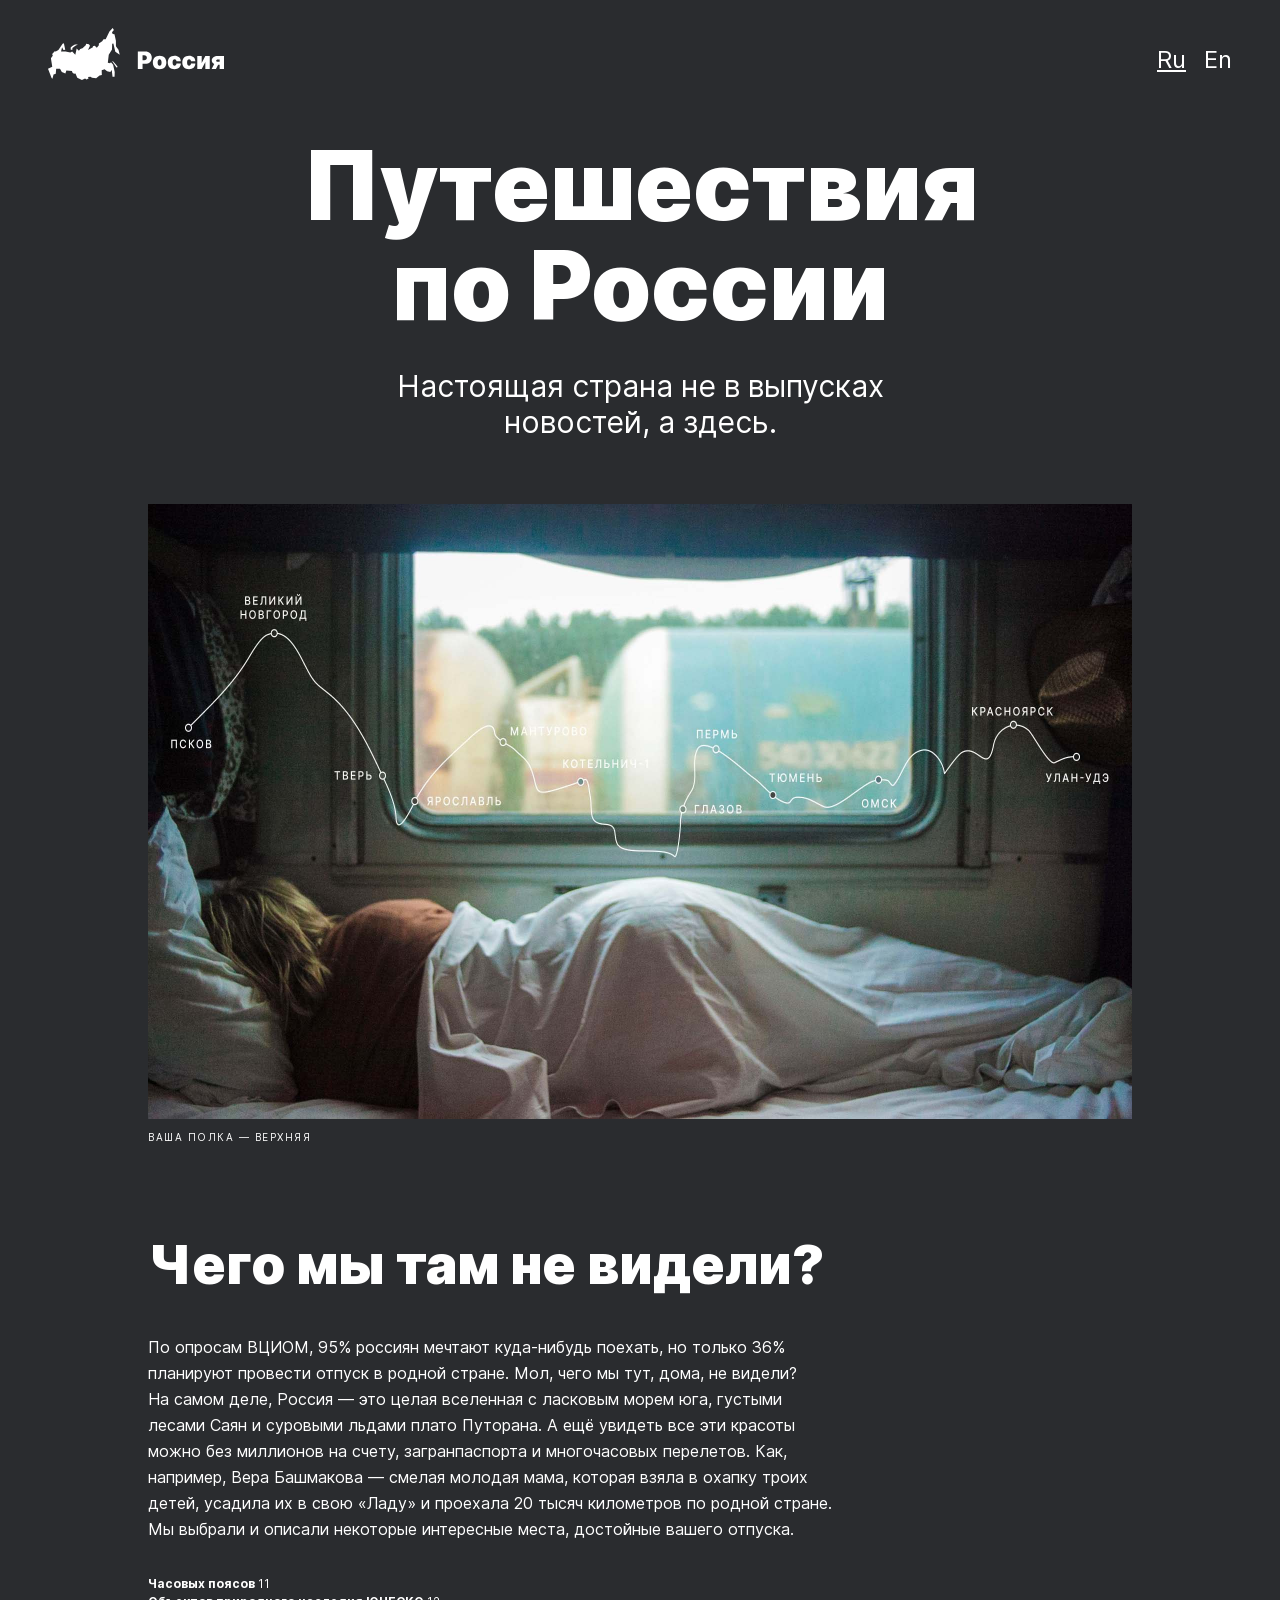
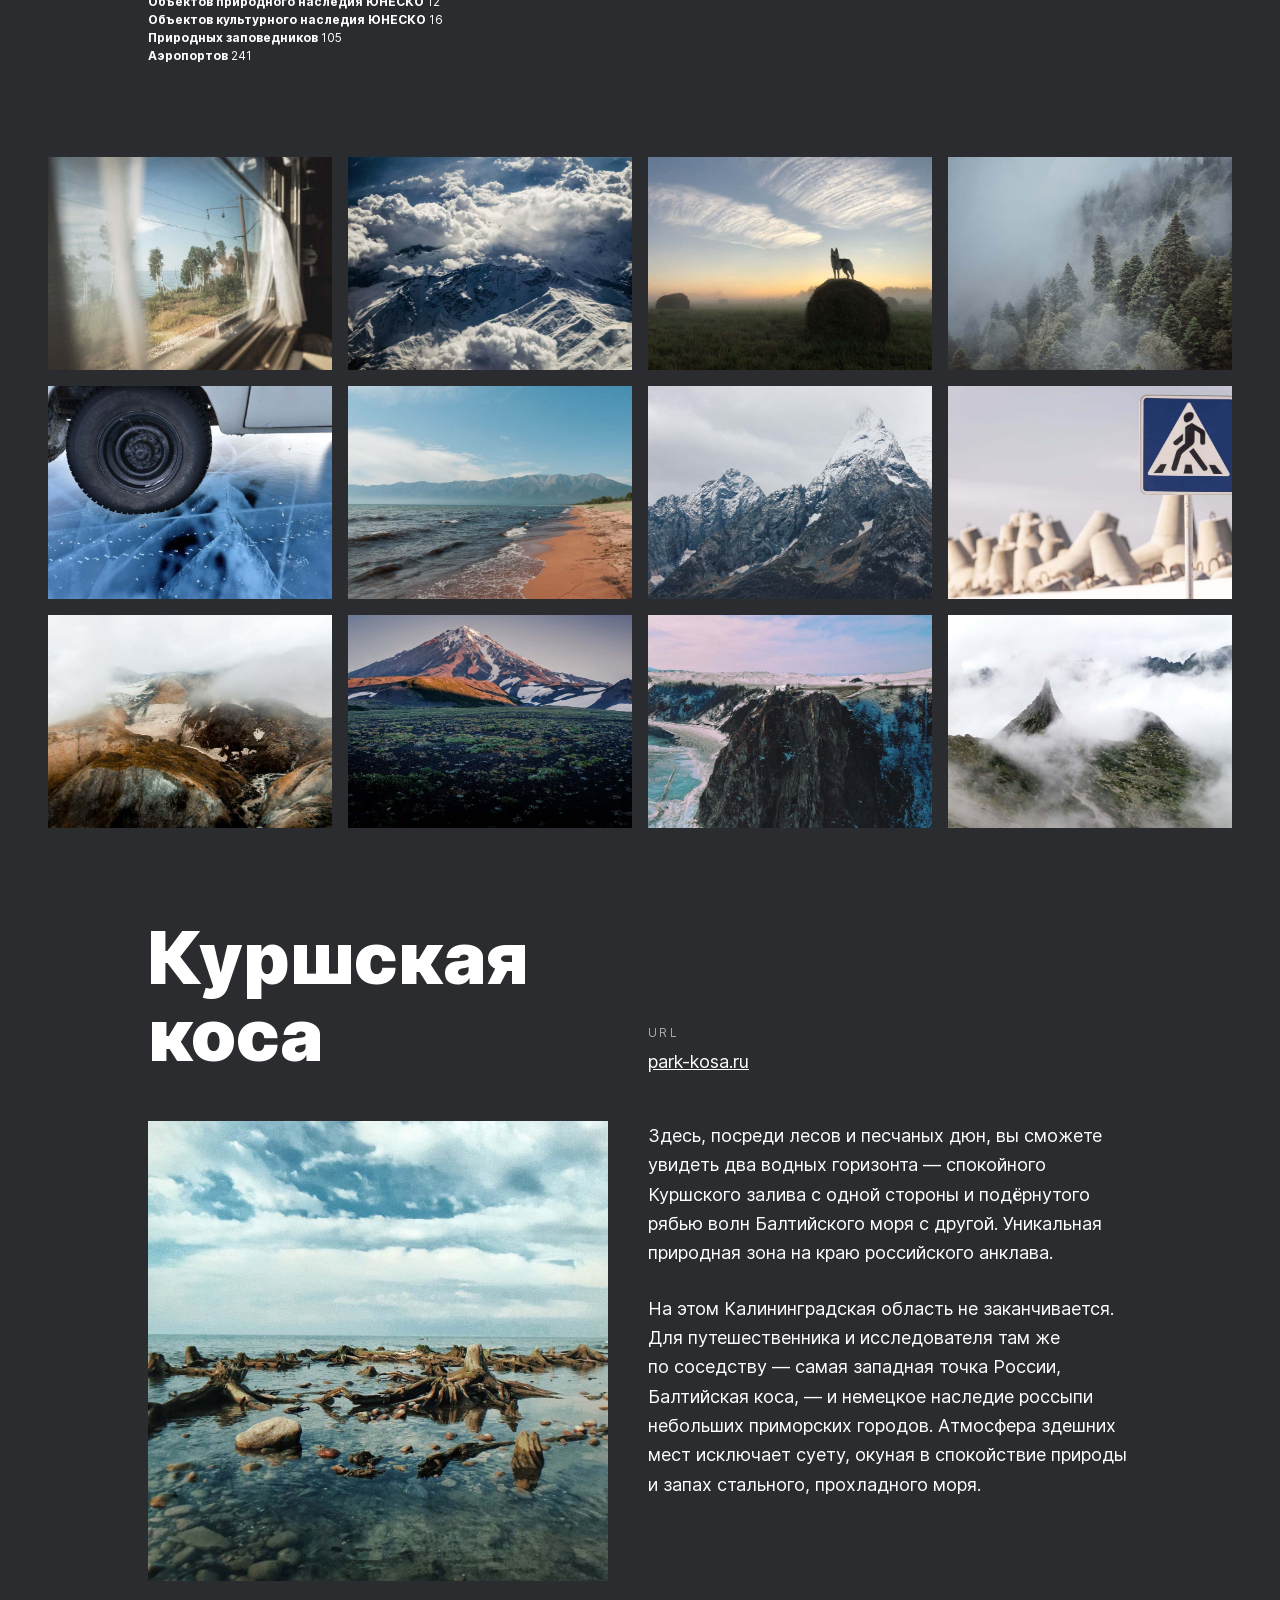
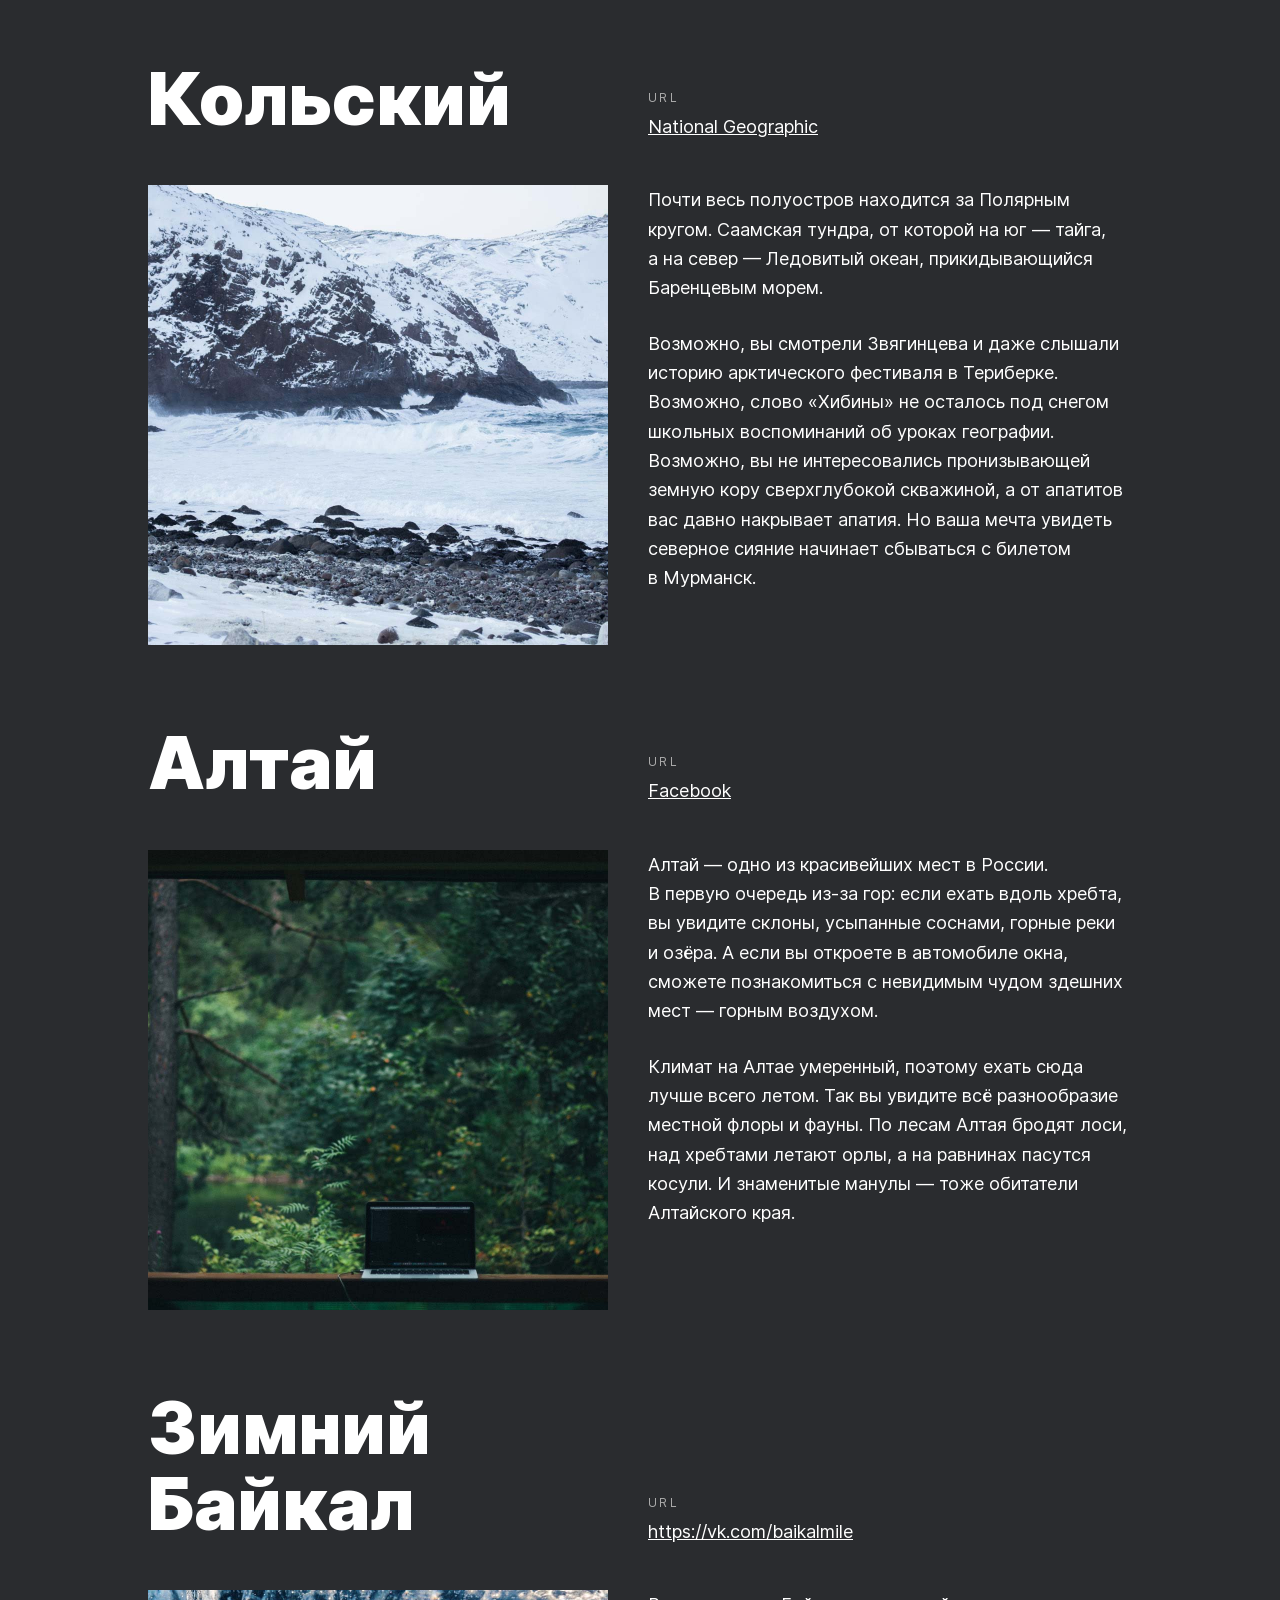
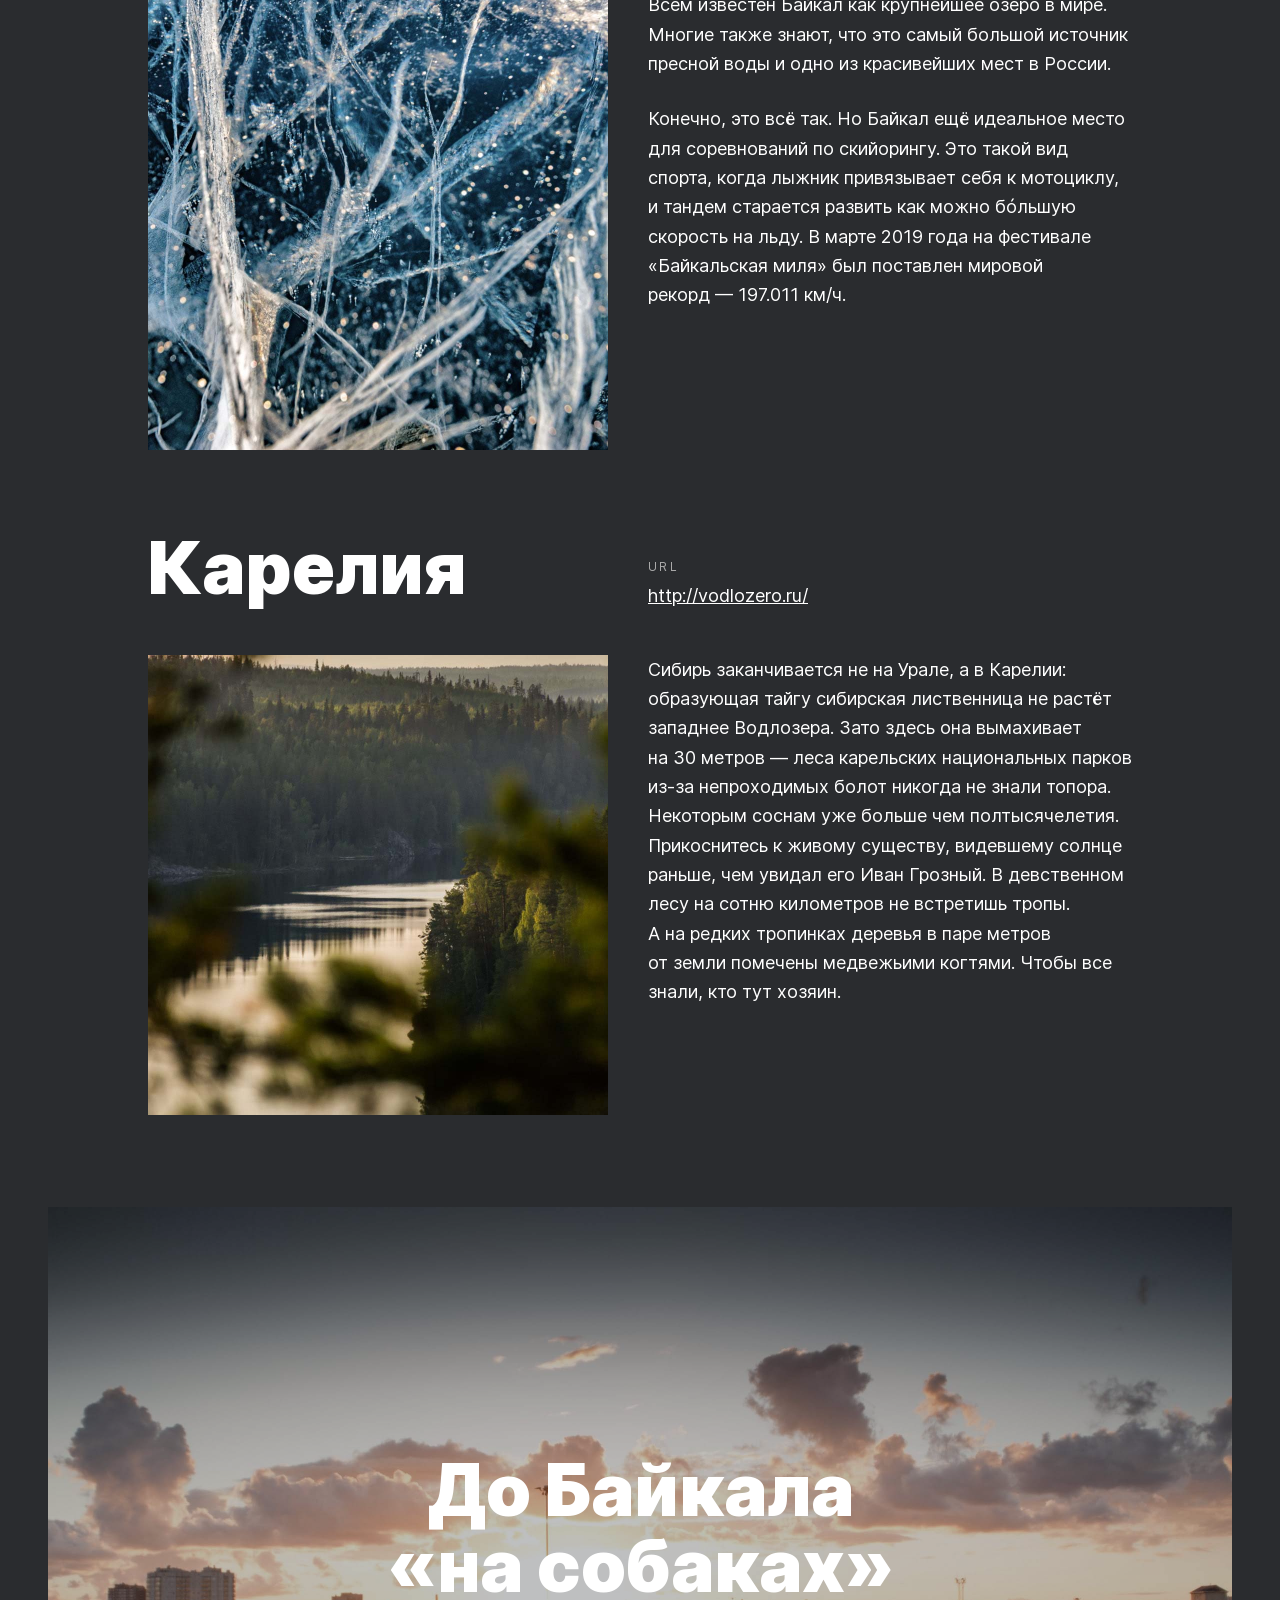
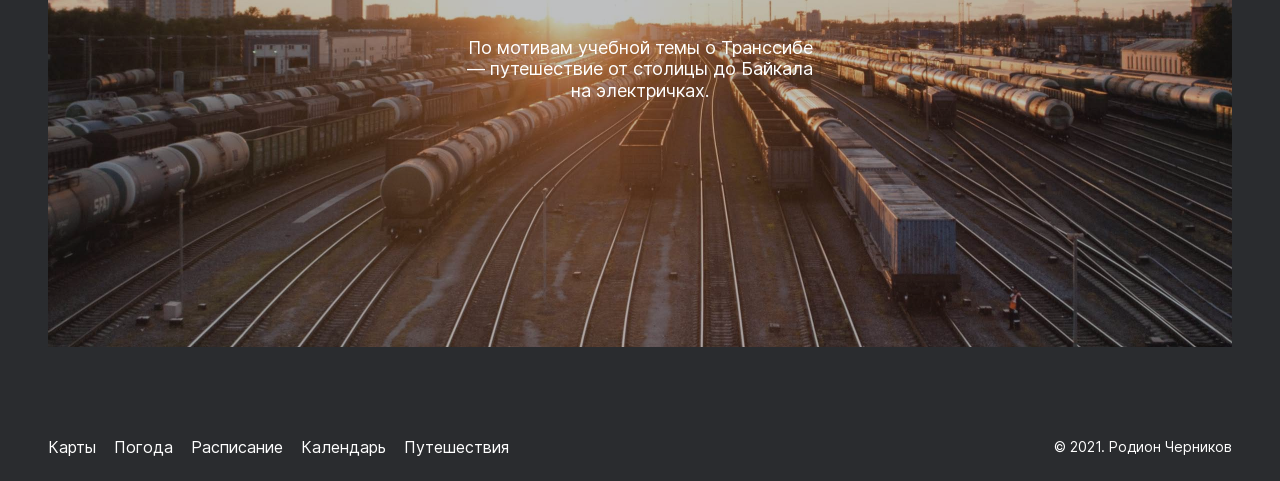
<file: index.html>
<!DOCTYPE html>
<html lang="ru">

<head>
  <meta charset="UTF-8">
  <meta name="viewport" content="width=device-width, initial-scale=1.0">
  <meta name="description" content="Настоящая страна не в выпусках новостей, а здесь.">
  <meta name="author" content="Родион Черников">
  <title>Путешествия по России</title>
  <link rel="icon" href="./images/favicon.png" type="image/png">
  <link href="./pages/index.css" rel="stylesheet">
</head>

<body class="page">
  <!--Шапка сайта-->
  <header class="header page__section page__section_place_header">
    <div class="header__logo"></div>
    <ul class="header__lang-list page__list">
      <li class="header__lang-item"><a href="#" class="header__lang-link header__lang-link_active page-link">Ru</a>
      </li>
      <li class="header__lang-item"><a href="#" class="header__lang-link page-link">En</a></li>
    </ul>
  </header>
  <!--Основное содержимое страницы-->
  <main class="content">
    <!--Секция Lead-->
    <section class="lead page__section page__section_place_lead">
      <h1 class="lead__title page-text">Путешествия по&nbsp;России</h1>
      <p class="lead__subtitle page-text">Настоящая страна не в выпусках новостей,&nbsp;а&nbsp;здесь.</p>
      <figure class="page-text">
        <img src="./images/lead-polka.jpg" alt="Маршрут путешествия" class="lead__image">
        <figcaption class="lead__caption page-text">ваша полка — верхняя</figcaption>
      </figure>
    </section>
    <!--Секция Intro-->
    <section class="intro page__section" aria-label="Основная статья">
      <article class="intro__article">
        <h2 class="intro__title page-text">Чего мы там не&nbsp;видели?</h2>
        <p class="intro__text page-text">По&nbsp;опросам ВЦИОМ, 95% россиян мечтают куда-нибудь поехать,
          но&nbsp;только&nbsp;36% планируют провести отпуск в&nbsp;родной стране. Мол, чего мы&nbsp;тут, дома,
          не&nbsp;видели? На&nbsp;самом деле, Россия&nbsp;&mdash; это целая вселенная с&nbsp;ласковым морем юга,
          густыми
          лесами Саян и&nbsp;суровыми льдами плато Путорана. А&nbsp;ещё увидеть все эти красоты можно без миллионов
          на&nbsp;счету, загранпаспорта и&nbsp;многочасовых перелетов. Как, например, Вера Башмакова&nbsp;&mdash;
          смелая
          молодая мама, которая взяла в&nbsp;охапку троих детей, усадила их&nbsp;в&nbsp;свою &laquo;Ладу&raquo;
          и&nbsp;проехала 20&nbsp;тысяч километров по&nbsp;родной стране. Мы&nbsp;выбрали и&nbsp;описали некоторые
          интересные места, достойные вашего отпуска.
        </p>
        <ul class="intro__list page__list">
          <li class="intro__item">Часовых поясов <span class="intro__number">11</span></li>
          <li class="intro__item">Объектов природного наследия ЮНЕСКО <span class="intro__number">12</span></li>
          <li class="intro__item">Объектов культурного наследия ЮНЕСКО <span class="intro__number">16</span></li>
          <li class="intro__item">Природных заповедников <span class="intro__number">105</span></li>
          <li class="intro__item">Аэропортов <span class="intro__number">241</span></li>
        </ul>
      </article>
    </section>
    <!--Секция Photo-grid-->
    <section class="photo-grid page__section" aria-label="Фотогалерея">
      <ul class="photo-grid__list page__list">
        <li class="photo-grid__item"><img src="./images/photo-grid-train.jpg" alt="Поезд" class="photo-grid__image">
        </li>
        <li class="photo-grid__item"><img src="./images/photo-grid-atharva-tulsi.jpg" alt="Атарва Тулси"
            class="photo-grid__image"></li>
        <li class="photo-grid__item"><img src="./images/photo-grid-tuman.jpg" alt="Туман" class="photo-grid__image">
        </li>
        <li class="photo-grid__item"><img src="./images/photo-grid-sochi.jpg" alt="Сочи" class="photo-grid__image">
        </li>
        <li class="photo-grid__item"><img src="./images/photo-grid-arisa.jpg" alt="Колесо" class="photo-grid__image">
        </li>
        <li class="photo-grid__item"><img src="./images/photo-grid-baikal.jpg" alt="Байкал" class="photo-grid__image">
        </li>
        <li class="photo-grid__item"><img src="./images/photo-grid-elbrus.jpg" alt="Эльбрус" class="photo-grid__image">
        </li>
        <li class="photo-grid__item"><img src="./images/photo-grid-kondratiev.jpg" alt="Дорожный знак"
            class="photo-grid__image"></li>
        <li class="photo-grid__item"><img src="./images/photo-grid-kamchatka-1.jpg" alt="Камчатка"
            class="photo-grid__image"></li>
        <li class="photo-grid__item"><img src="./images/photo-grid-kamchatka-2.jpg" alt="Гора"
            class="photo-grid__image"></li>
        <li class="photo-grid__item"><img src="./images/photo-grid-baikal-2.jpg" alt="Озеро" class="photo-grid__image">
        </li>
        <li class="photo-grid__item"><img src="./images/photo-grid-ergaki.jpg" alt="Ергаки" class="photo-grid__image">
        </li>
      </ul>
    </section>
    <!--Секция Places-->
    <section class="places page__section page__section_place_places">
      <ul class="places__list page__list">
        <li class="places__card">
          <h2 class="places__title page-text">Куршская коса</h2>
          <div class="places__website">
            <h3 class="places__url-heading page-text">url</h3>
            <a href="http://park-kosa.ru" target="blank"
              class="places__link page-link page-link_place_places">park-kosa.ru</a>
          </div>
          <img src="./images/place-kosa.jpg" alt="Куршская коса" class="places__image">
          <div class="places__text">
            <p class="places__paragraph page-text">Здесь, посреди лесов и&nbsp;песчаных дюн, вы&nbsp;сможете увидеть
              два водных горизонта&nbsp;&mdash; спокойного Куршского залива с&nbsp;одной стороны
              и&nbsp;подёрнутого рябью волн Балтийского моря
              с&nbsp;другой. Уникальная природная зона на&nbsp;краю российского анклава.</p>
            <p class="places__paragraph page-text">На&nbsp;этом Калининградская область не&nbsp;заканчивается. Для
              путешественника и&nbsp;исследователя там&nbsp;же по&nbsp;соседству&nbsp;&mdash; самая западная точка
              России, Балтийская коса,&nbsp;&mdash; и&nbsp;немецкое наследие россыпи небольших приморских городов.
              Атмосфера здешних мест исключает суету, окуная в&nbsp;спокойствие природы и&nbsp;запах стального,
              прохладного моря.</p>
          </div>
        </li>
        <li class="places__card">
          <h2 class="places__title page-text">Кольский</h2>
          <div class="places__website">
            <h3 class="places__url-heading page-text">url</h3>
            <a href="https://yourshot.nationalgeographic.com/photos/?keywords=kolskiy" target="blank"
              class="places__link page-link page-link_place_places">National Geographic</a>
          </div>
          <img src="./images/place-kolsky.jpg" alt="Кольский" class="places__image">
          <div class="places__text">
            <p class="places__paragraph page-text">Почти весь полуостров находится за&nbsp;Полярным кругом. Саамская
              тундра, от&nbsp;которой на&nbsp;юг&nbsp;&mdash;
              тайга, а&nbsp;на&nbsp;север&nbsp;&mdash; Ледовитый океан, прикидывающийся Баренцевым морем.</p>
            <p class="places__paragraph page-text">Возможно, вы&nbsp;смотрели Звягинцева и&nbsp;даже слышали историю
              арктического фестиваля в&nbsp;Териберке. Возможно, слово &laquo;Хибины&raquo; не&nbsp;осталось под
              снегом
              школьных воспоминаний об&nbsp;уроках географии. Возможно, вы&nbsp;не&nbsp;интересовались пронизывающей
              земную кору сверхглубокой скважиной, а&nbsp;от&nbsp;апатитов вас давно накрывает апатия. Но&nbsp;ваша
              мечта увидеть северное сияние начинает сбываться с&nbsp;билетом
              в&nbsp;Мурманск.</p>
          </div>
        </li>
        <li class="places__card">
          <h2 class="places__title page-text">Алтай</h2>
          <div class="places__website">
            <h3 class="places__url-heading page-text">url</h3>
            <a href="https://www.facebook.com/vera.bashmakova/posts/10156011613718822" target="blank"
              class="places__link page-link page-link_place_places">Facebook</a>
          </div>
          <img src="./images/place-altai.jpg" alt="Алтай" class="places__image">
          <div class="places__text">
            <p class="places__paragraph page-text">Алтай&nbsp;&mdash; одно из&nbsp;красивейших мест в&nbsp;России.
              В&nbsp;первую очередь из-за гор: если ехать вдоль хребта, вы&nbsp;увидите склоны, усыпанные соснами,
              горные реки и&nbsp;озёра. А&nbsp;если вы&nbsp;откроете в&nbsp;автомобиле окна, сможете познакомиться
              с&nbsp;невидимым чудом здешних мест&nbsp;&mdash; горным воздухом.</p>
            <p class="places__paragraph page-text">Климат на&nbsp;Алтае умеренный, поэтому ехать сюда лучше всего
              летом. Так вы&nbsp;увидите всё разнообразие местной флоры и&nbsp;фауны. По&nbsp;лесам Алтая бродят лоси,
              над хребтами летают орлы, а&nbsp;на&nbsp;равнинах пасутся косули. И&nbsp;знаменитые манулы&nbsp;&mdash;
              тоже обитатели Алтайского края.</p>
          </div>
        </li>
        <li class="places__card">
          <h2 class="places__title page-text">Зимний Байкал</h2>
          <div class="places__website">
            <h3 class="places__url-heading page-text">url</h3>
            <a href="https://vk.com/baikalmile" target="blank"
              class="places__link page-link page-link_place_places">https://vk.com/baikalmile</a>
          </div>
          <img src="./images/place-winter-baikal.jpg" alt="Зимний Байкал" class="places__image">
          <div class="places__text">
            <p class="places__paragraph page-text">Всем известен Байкал как крупнейшее озеро
              в&nbsp;мире. Многие также знают, что это самый большой источник пресной воды и&nbsp;одно
              из&nbsp;красивейших мест в&nbsp;России.</p>
            <p class="places__paragraph page-text">Конечно, это всё так. Но&nbsp;Байкал ещё идеальное место для
              соревнований по&nbsp;скийорингу. Это такой вид спорта, когда лыжник привязывает себя
              к&nbsp;мотоциклу, и&nbsp;тандем старается развить как можно б&oacute;льшую скорость на&nbsp;льду.
              В&nbsp;марте 2019 года на&nbsp;фестивале &laquo;Байкальская миля&raquo; был поставлен мировой
              рекорд&nbsp;&mdash; 197.011&nbsp;км/ч.</p>
          </div>
        </li>
        <li class="places__card">
          <h2 class="places__title page-text">Карелия</h2>
          <div class="places__website">
            <h3 class="places__url-heading page-text">url</h3>
            <a href="http://park-kosa.ru" target="blank"
              class="places__link page-link page-link_place_places">http://vodlozero.ru/</a>
          </div>
          <img src="./images/place-karelia.jpg" alt="Карелия" class="places__image">
          <div class="places__text">
            <p class="places__paragraph page-text">Сибирь заканчивается не&nbsp;на&nbsp;Урале, а&nbsp;в&nbsp;Карелии:
              образующая тайгу сибирская лиственница не&nbsp;растёт западнее Водлозера. Зато здесь она вымахивает
              на&nbsp;30&nbsp;метров&nbsp;&mdash; леса карельских национальных парков из-за непроходимых болот никогда
              не&nbsp;знали топора. Некоторым соснам уже больше чем полтысячелетия. Прикоснитесь к&nbsp;живому
              существу,
              видевшему солнце раньше, чем увидал его Иван Грозный.
              В&nbsp;девственном лесу на&nbsp;сотню километров не&nbsp;встретишь тропы. А&nbsp;на&nbsp;редких
              тропинках
              деревья
              в&nbsp;паре метров от&nbsp;земли помечены медвежьими когтями. Чтобы все знали, кто тут хозяин.</p>
          </div>
        </li>
      </ul>
    </section>
    <!--Секция Cover-->
    <section class="cover page__section page__section_place_cover">
      <a href="https://stampsy.com/na-elektrichkakh-do-baikala" target="blank"
        class="cover__link  page-link page-link_place_cover">
        <h2 class="cover__title page-text">
          До&nbsp;Байкала &laquo;на&nbsp;собаках&raquo;
        </h2>
        <p class="cover__subtitle page-text">
          По мотивам учебной темы о Транссибе — путешествие от столицы до Байкала на
          электричках.
        </p>
      </a>
    </section>
  </main>
  <!--Подвал сайта-->
  <footer class="footer page__section page__section_place_footer">
    <nav class="footer__nav">
      <ul class="footer__list page__list">
        <li class="footer__item"><a href="https://yandex.ru/maps" target="blank"
            class="footer__link page-link">Карты</a></li>
        <li class="footer__item"><a href="https://yandex.ru/pogoda" target="blank"
            class="footer__link page-link">Погода</a></li>
        <li class="footer__item"><a href="https://rasp.yandex.ru" target="blank"
            class="footer__link page-link">Расписание</a></li>
        <li class="footer__item"><a href="https://calendar.yandex.ru" target="blank"
            class="footer__link page-link">Календарь</a></li>
        <li class="footer__item"><a href="https://travel.yandex.ru" target="blank"
            class="footer__link page-link">Путешествия</a></li>
      </ul>
    </nav>
    <p class="footer__copyright page-text">&copy; 2021. Родион Черников</p>
  </footer>
</body>

</html>
</file>
<file: pages/index.css>
@import url(../vendor/normalize.css);
@import url(../vendor/fonts.css);
@import url(../blocks/page/page.css);
@import url(../blocks/page-link/page-link.css);
@import url(../blocks/page-link/_place/page-link_place_places.css);
@import url(../blocks/page-link/_place/page-link_place_cover.css);
@import url(../blocks/page-text/page-text.css);
@import url(../blocks/page/__section/page__section.css);
@import url(../blocks/page/__section/_place/page__section_place_header.css);
@import url(../blocks/page/__section/_place/page__section_place_lead.css);
@import url(../blocks/page/__section/_place/page__section_place_places.css);
@import url(../blocks/page/__section/_place/page__section_place_cover.css);
@import url(../blocks/page/__section/_place/page__section_place_footer.css);
@import url(../blocks/page/__list/page__list.css);
@import url(../blocks/header/header.css);
@import url(../blocks/header/__logo/header__logo.css);
@import url(../blocks/header/__lang-list/header__lang-list.css);
@import url(../blocks/header/__lang-item/header__lang-item.css);
@import url(../blocks/header/__lang-link/_active/header__lang-link_active.css);
@import url(../blocks/lead/lead.css);
@import url(../blocks/lead/__title/lead__title.css);
@import url(../blocks/lead/__subtitle/lead__subtitle.css);
@import url(../blocks/lead/__image/lead__image.css);
@import url(../blocks/lead/__caption/lead__caption.css);
@import url(../blocks/intro/intro.css);
@import url(../blocks/intro/__article/intro__article.css);
@import url(../blocks/intro/__title/intro__title.css);
@import url(../blocks/intro/__text/intro__text.css);
@import url(../blocks/intro/__list/intro__list.css);
@import url(../blocks/intro/__item/intro__item.css);
@import url(../blocks/intro/__number/intro__number.css);
@import url(../blocks/photo-grid/__list/photo-grid__list.css);
@import url(../blocks/photo-grid//__image/photo-grid__image.css);
@import url(../blocks/places/places.css);
@import url(../blocks/places/__list/places__list.css);
@import url(../blocks/places/__card/places__card.css);
@import url(../blocks/places/__title/places__title.css);
@import url(../blocks/places/__image/places__image.css);
@import url(../blocks/places/__website/places__website.css);
@import url(../blocks/places/__url-heading/places__url-heading.css);
@import url(../blocks/places/__link/places__link.css);
@import url(../blocks/places/__text/places__text.css);
@import url(../blocks/places/__paragraph/places__paragraph.css);
@import url(../blocks/cover/cover.css);
@import url(../blocks/cover/__title/cover__title.css);
@import url(../blocks/cover/__subtitle/cover__subtitle.css);
@import url(../blocks/cover/__link/cover__link.css);
@import url(../blocks/footer/footer.css);
@import url(../blocks/footer/__list/footer__list.css);
@import url(../blocks/footer/__item/footer__item.css);
@import url(../blocks/footer/__copyright/footer__copyright.css);
</file>
